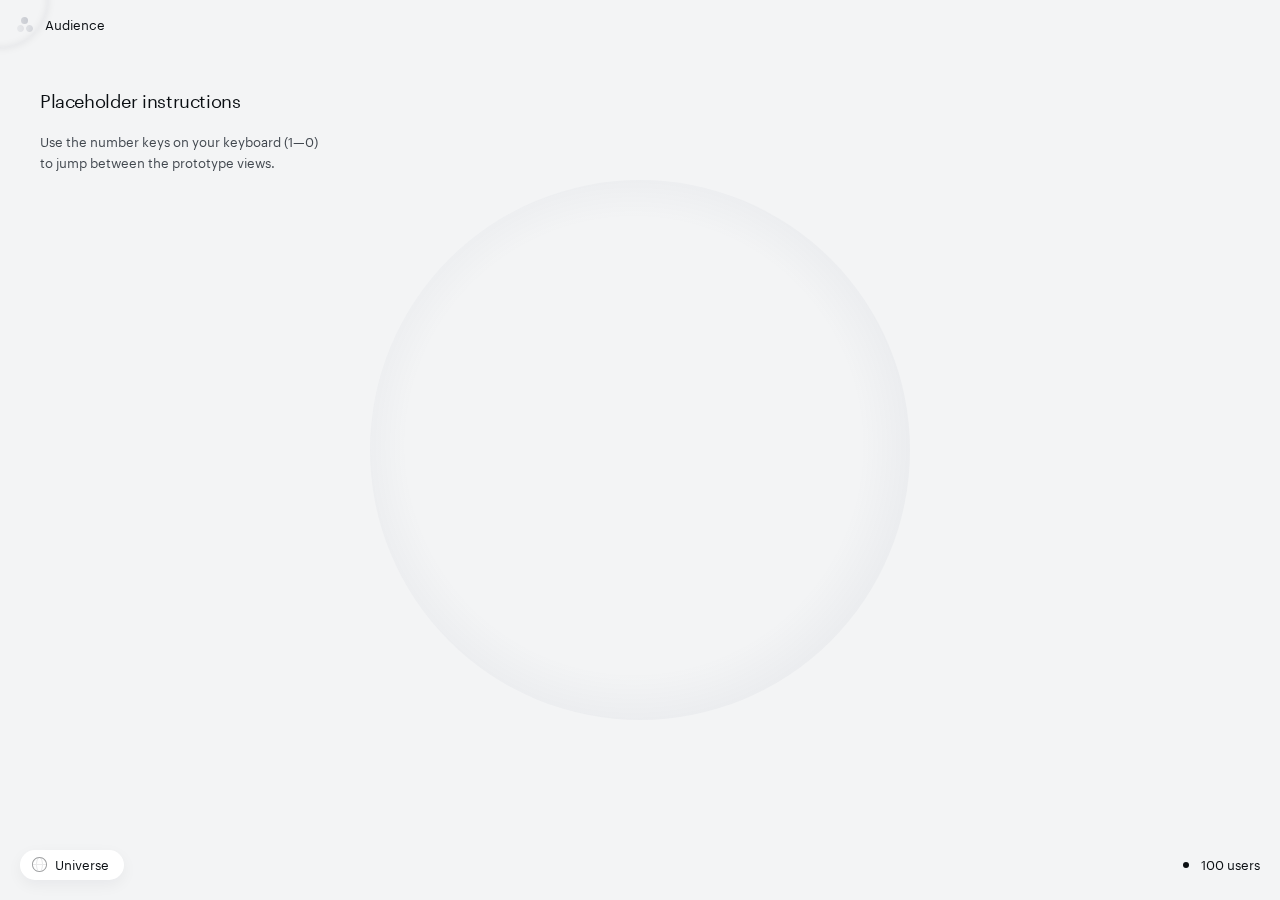
<file: audience/index.html>
<!DOCTYPE html>
<html>
  <head>
    <title>Piano Audience</title>
    
    <script type="module" crossorigin src="./assets/index-4a47ef17.js"></script>
    <link rel="stylesheet" href="./assets/index-00441901.css">
  </head>
  <body>
    <div id="audience">
      <div id="interface">
      </div>
    </div>
  </body>
</html>
</file>
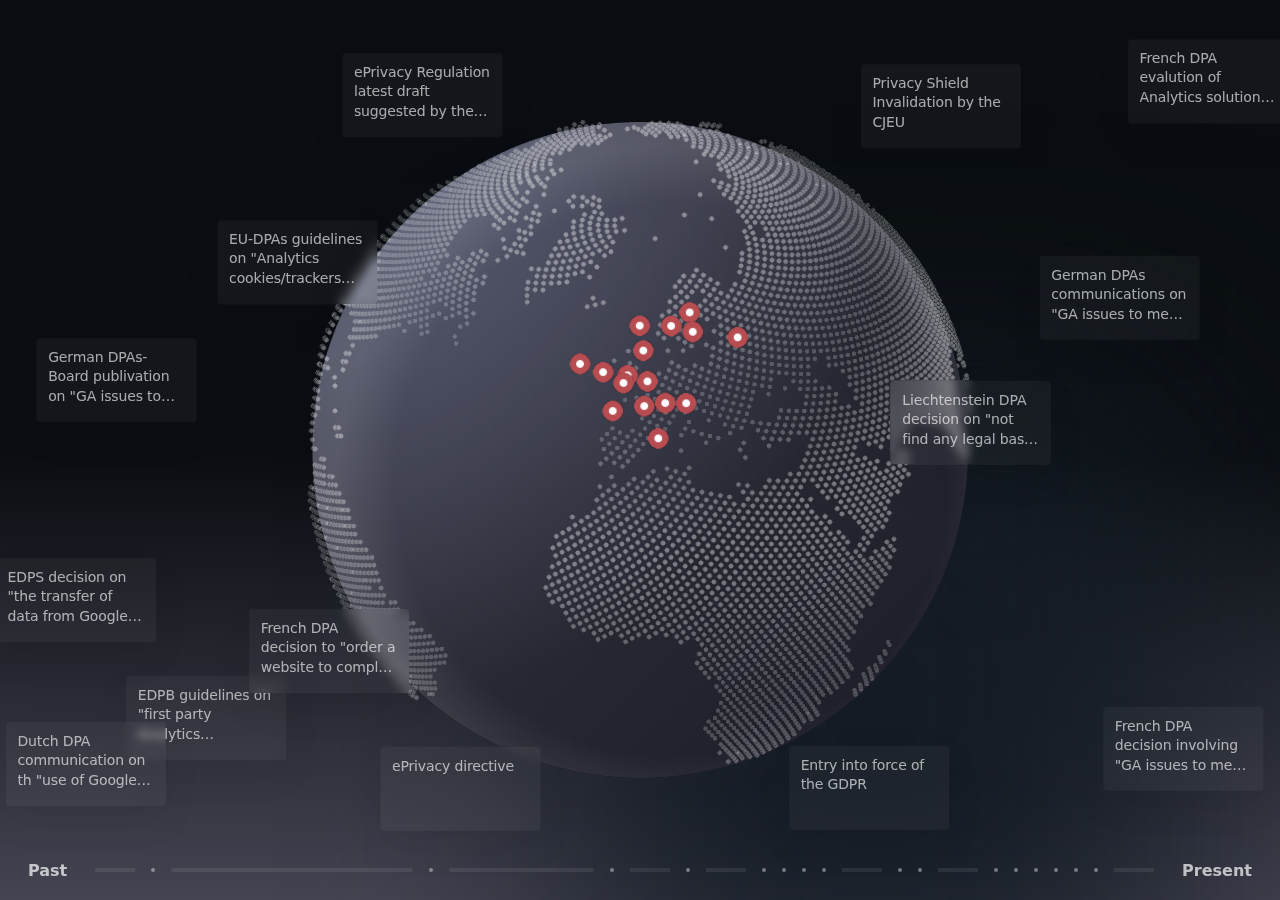
<file: pavsga/index.html>
<!DOCTYPE html>
<html>
  <head>
    <title>Piano Analytics | PA vs GA</title>
    
    <script type="module" crossorigin src="./assets/index-08bbed03.js"></script>
    <link rel="stylesheet" href="./assets/index-25cf9acd.css">
  </head>
  <body>
    <div id="hero">
      <div id="timeline"><div id="start" class="ends">Past</div><div class="center"><div id="timebar"></div></div><div id="end" class="ends">Present</div></div>
      <div id="cards"></div>
      <div id="globe-shadow"></div>
    </div>
  </body>
</html>
</file>
<file: audience/assets/index-00441901.css>
*{box-sizing:border-box;display:inline;appearance:none;font:inherit;border:none;border-radius:0;margin:0;padding:0;color:inherit;background:none;list-style:none;text-align:inherit;user-select:inherit}@font-face{font-family:Graphik;src:url(./Graphik-Regular-Web-86b3b1f8.eot);src:url(./Graphik-Regular-Web-86b3b1f8.eot) format("embedded-opentype"),url(./Graphik-Regular-Web-7a989210.woff2) format("woff2"),url(./Graphik-Regular-Web-255ad840.woff) format("font-woff");font-weight:400;font-style:normal}html,body{height:100%;width:100%;margin:0;padding:0}body{font-family:Graphik,system-ui,-apple-system,BlinkMacSystemFont,Segoe UI,Roboto,Ubuntu,Helvetica Neue,sans-serif;font-size:13px;color:#0a0e12}body.particle-hover #hero{cursor:pointer}#audience{display:block;position:absolute;left:0;top:0;width:100%;height:100%;min-height:400px;overflow:hidden;background:#F3F4F5;user-select:none}#audience #cursor{display:block;position:fixed;z-index:999;width:96px;height:96px;transform:translate(-50%,-50%);border-radius:200px;pointer-events:none;transition:box-shadow .8s ease}#audience #cursor.halo{box-shadow:0 0 8px #141b2414,inset 0 0 8px #141b2414}#audience #cursor .data{font-size:13px;color:#0a0e12;padding:4px;backdrop-filter:blur(2px);position:absolute;left:50%;top:50%;transform:translate(4px,2px);transition:opacity .4s ease;opacity:0;white-space:nowrap}#audience #cursor .data.show{opacity:1}#audience canvas,#audience .label-renderer{display:block;position:absolute;left:50%;top:50%;transform:translate(-50%,-50%)}#audience .label-renderer{z-index:2;pointer-events:none}#audience canvas{z-index:0}#audience #three,#audience #three.crosshair{cursor:crosshair}#audience #interface{display:block;position:absolute;left:0;top:0;width:100%;height:100%;overflow:hidden;user-select:none;z-index:1;pointer-events:none}#audience #sidebar{position:absolute;padding:40px;width:360px;top:50px;bottom:0px}#audience #sidebar .title{font-size:18px;letter-spacing:-.4px;display:block;margin-bottom:20px}#audience #sidebar .summary{display:block;line-height:21px;color:#141b24cc}#audience .nav-item{position:absolute;height:30px;line-height:31px;top:0px;background-repeat:no-repeat;background-size:20px 20px;background-position:0px 5px;top:10px}#audience #feature-name{background-image:url("./20 - Orchestra-2ca87322.svg");padding-left:30px;left:15px}#audience .btn{pointer-events:all;display:block;height:30px;line-height:31px;background:#ffffff;border-radius:15px;font-size:13px;padding:5px;box-shadow:0 5px 15px #141b240d;cursor:pointer;transition:box-shadow .2s ease}#audience .btn:hover{box-shadow:20px 20px 40px #141b241a}#audience .btn:hover .icon{opacity:1}#audience .btn .icon{width:20px;height:20px;display:block;opacity:.4;transition:opacity .4s ease}#audience .toggle{pointer-events:all;display:inline-block;z-index:1;width:30px;height:30px;padding:5px;cursor:pointer;margin-bottom:10px}#audience .toggle:last-child{margin-bottom:0}#audience .toggle:hover .icon{opacity:1}#audience .toggle.selected{cursor:default}#audience .toggle.selected .icon{opacity:1}#audience .toggle .icon{width:20px;height:20px;display:block;opacity:.4;transition:opacity .4s ease}#audience .pill{height:30px;line-height:31px;background:#ffffff;border-radius:15px;font-size:13px;padding:0 15px;box-shadow:0 5px 15px #141b240d;cursor:pointer;transition:box-shadow .2s ease}#audience .pill:hover{box-shadow:20px 20px 40px #141b241a}#audience #control-mode{width:30px;height:auto;position:absolute;right:20px;top:50%;transform:translateY(-50%)}#audience #control-mode #selector{display:block;position:absolute;left:0px;top:0px;z-index:-1;width:30px;height:30px;cursor:pointer;transition:box-shadow .2s ease;background:#ffffff;box-shadow:0 5px 15px #141b240d;transition:top .4s cubic-bezier(.8,0,.2,1)}#audience #control-mode #toggle-interact .icon{background-image:url("./20 - Interact-12fb54c0.svg")}#audience #control-mode #toggle-select .icon{background-image:url("./20 - Select-2c9945bd.svg")}#audience #legend{height:30px;line-height:31px;position:absolute;right:20px;bottom:20px;background-image:url("./20 - Particle-a24245de.svg");background-repeat:no-repeat;background-size:20px 20px;background-position:0px 5px;padding-left:25px}#audience #chart-selector{position:absolute;left:20px;bottom:20px;background-image:url("./20 - Globe-881e0aab.svg");background-repeat:no-repeat;background-size:20px 20px;background-position:10px 5px;padding-left:35px}#audience #orb{position:absolute;pointer-events:none;opacity:0;width:60vh;height:60vh;top:50%;left:50%;border-radius:1800px;transform:translate(-50%,-50%);transition:width .8s cubic-bezier(.8,0,.2,1),height .8s cubic-bezier(.8,0,.2,1),opacity .8s cubic-bezier(.8,0,.2,1);background:radial-gradient(50.81% 50.81% at 48.87% 49.19%,rgba(31,51,227,0) 3.07%,rgba(62,76,112,0) 82.81%,rgba(62,76,112,.04) 100%)}#audience #chart-magnet{pointer-events:none;width:77vh;height:77vh;position:absolute;left:50%;top:50%;transform:translate(-50%,-50%);transition:transform .8s cubic-bezier(.8,0,.2,1),opacity .8s ease;opacity:0}#audience #chart-magnet .ring{position:absolute;width:25%;height:25%;top:50%;left:50%;border:1px solid rgba(20,27,36,.1);border-radius:200px;transform:translate(-50%,-50%) scale(.8);transition:transform .8s cubic-bezier(.8,0,.2,1)}#audience #chart-magnet .marker{position:absolute;width:100%;height:100%;top:50%;left:50%;border:1px solid rgba(20,27,36,.1);border-radius:2000px;transform:translate(-50%,-50%) scale(.8);transition:transform .8s cubic-bezier(.8,0,.2,1)}#audience #chart-magnet .axis{position:absolute;width:100%;top:50%;left:0px;transform:translateY(-50%) rotate(0)}#audience #chart-magnet .axis .line{position:absolute;right:0px;width:37.55%;top:50%;transform:translateY(-50%);height:1px;background:rgba(20,27,36,.1)}#audience #chart-magnet .axis .max{position:absolute;right:37.5%;top:50%;transform:translate(-15px,-50%);text-align:right}#audience #chart-magnet .axis .min{position:absolute;right:-20px;top:50%;transform:translateY(-50%);text-align:left}#audience #chart-magnet .axis.flipped .max{transform:translate(-20px,-50%) scale(-1)}#audience #chart-magnet .axis.flipped .min{transform:translateY(-50%) scale(-1)}#audience #chart-magnet .axis.flipped .mid{transform:translate(50%,-50%) scale(-1)}#audience #chart-magnet #magnet{pointer-events:all;position:absolute;width:100px;height:100px;top:50%;right:-300px;border-radius:200px;transform:translate(-50%,-50%) scale(.8);transition:transform .8s cubic-bezier(.8,0,.2,1),box-shadow .6s ease;background:#F3F4F5;box-shadow:0 20px 60px #141b2426}#audience #chart-magnet #magnet .label{position:absolute;left:50%;top:50%;transform:translate(-50%,-50%);text-align:center;line-height:18px}#audience #chart-scatterplot{pointer-events:none;width:77vh;height:77vh;display:flex;justify-content:center;align-items:center;position:absolute;left:50%;top:50%;transform:translate(-50%,-50%);transition:transform .8s cubic-bezier(.8,0,.2,1),opacity .8s ease;border:1px solid rgba(20,27,36,.1);opacity:0}#audience #chart-scatterplot .axis{position:absolute;left:0px;display:flex;align-items:center}#audience #chart-scatterplot .tick{flex-grow:0;height:1px;width:1px;overflow:visible;display:flex;align-items:center;justify-content:center}#audience #chart-scatterplot .tick .value{top:0px;white-space:nowrap;overflow:visible;position:absolute}#audience #chart-scatterplot .tick .metric{position:absolute;top:10px;right:0;white-space:nowrap;overflow:visible}#audience #chart-scatterplot #x{width:100%;height:0px;bottom:-10px;flex-direction:row}#audience #chart-scatterplot #x .tick:last-child .metric,#audience #chart-scatterplot #x .tick:last-child .value{right:0px}#audience #chart-scatterplot #x .tick:last-child .metric{top:15px}#audience #chart-scatterplot #y{width:0px;left:-15px;height:100%;flex-direction:column-reverse}#audience #chart-scatterplot #y .tick{transform:translate(-50%)}#audience #chart-scatterplot #y .tick .value{transform:translateY(-50%);right:0}#audience #chart-scatterplot .line-x,#audience #chart-scatterplot .line-y{position:absolute;background:rgba(20,27,36,.1)}#audience #chart-scatterplot .line-x.instant,#audience #chart-scatterplot .line-y.instant{transition:left 0s,top 0s}#audience #chart-scatterplot .line-x{height:1px;width:100%;top:50%}#audience #chart-scatterplot .line-y{width:1px;height:100%;left:50%}#audience #chart-scatterplot .space{flex-grow:1;display:flex}#audience .selection-box{position:absolute;border:1px solid rgba(50,92,164,.8);background-color:#325ca403;z-index:2;box-shadow:4px 4px 4px #325ca440;border-radius:2px}#audience .selection-box .close-btn{position:absolute;right:-15px;top:-15px}#audience .selection-box .close-btn .icon{background-image:url("./20 - X-682791dc.svg")}#audience.chart-sphere #orb{width:60vh;height:60vh;opacity:1}#audience.dragging *{cursor:grabbing}#audience.chart-scatterplot #chart-scatterplot,#audience.chart-magnet #chart-magnet{opacity:1}#audience.chart-magnet #chart-magnet .ring,#audience.chart-magnet #chart-magnet .marker{transform:translate(-50%,-50%) scale(1)}#audience.chart-magnet #chart-magnet #magnet{transform:translate(-50%,-50%) scale(1);cursor:pointer}#audience.chart-magnet #chart-magnet #magnet:hover{box-shadow:0 40px 60px #141b2440}#audience.chart-magnet #orb{width:76vh;height:76vh;opacity:1}#audience.chart-globe #orb{width:75vh;height:75vh;opacity:1}#audience.chart-starfield #orb{opacity:0}#audience.locked #interface,#audience.locked #magnet{pointer-events:none;cursor:default}#audience .particle-label{display:flex;flex-direction:row;justify-content:center;align-items:center;text-align:center;padding:4px 6px;background:#FFFFFF;border-radius:2px;opacity:0;transition:opacity .4s ease;font-weight:600}#audience .particle-label.show{opacity:1}
</file>
<file: pavsga/assets/index-25cf9acd.css>
*{box-sizing:border-box;display:inline;appearance:none;font:inherit;border:none;border-radius:0;margin:0;padding:0;color:inherit;background:none;list-style:none;text-align:inherit;user-select:inherit}html,body{height:100%;width:100%;margin:0;padding:0}body{font-family:system-ui,-apple-system,BlinkMacSystemFont,Segoe UI,Roboto,Ubuntu,Helvetica Neue,sans-serif}#hero{display:block;position:absolute;left:0;top:0;width:100%;height:100%;overflow:hidden;background:linear-gradient(to bottom,#0a0e12 0%,#0a0e12 50%,#0a0e12 51%,#444452 100%);user-select:none}#hero canvas,#hero .label-renderer{position:absolute;left:50%;top:50%;transform:translate(-50%,-50%)}#hero .label-renderer{z-index:2}#hero #cards{display:block;position:absolute;left:0;top:0;width:100%;height:100%;overflow:hidden;z-index:3}#hero .card{display:block;position:absolute;left:50%;top:50%;width:1px;height:1px;z-index:0;transition:transform .6s ease-out}#hero .card.top{z-index:1}#hero .card.ready .card-block{opacity:1;cursor:pointer}#hero .card.ready .card-block:hover{background:rgba(255,255,255,.08);box-shadow:0 15px 40px #0a0e1299;transform:translate(-50%,-50%) scale(1.2)}#hero .card.ready .card-block:hover .card-content{opacity:1}#hero .card.ghosted .card-block{opacity:.2;cursor:default;pointer-events:none}#hero .card.selected .card-content{opacity:1}#hero .card.selected .card-block{padding:20px 24px;width:480px;max-height:340px;opacity:1;cursor:default;pointer-events:all;backdrop-filter:blur(40px);-webkit-backdrop-filter:blur(40px);background:rgba(255,255,255,.08);box-shadow:20px 20px 40px #0a0e1299;transform:translate(-50%,-50%) scale(1)}#hero .card.selected .card-block:hover{transform:translate(-50%,-50%) scale(1)}#hero .card.selected .card-block .close{opacity:.6;cursor:pointer;pointer-events:all}#hero .card.selected .card-block .close:hover{opacity:1}#hero .card.selected .card-headline{padding-right:48px;font-size:18px;margin-bottom:12px;opacity:1}#hero .card.selected .card-body{opacity:1;visibility:visible}#hero .card.transitioning .card-block:hover{transform:translate(-50%,-50%) scale(1)}#hero .card.transitioning .card-headline{opacity:0}#hero .card.transitioning .card-body{opacity:0;visibility:visible}#hero .card.transitioning.out .card-headline{transition-delay:.2s}#hero .card.transitioning.out .card-body{transition-delay:0s}#hero .card-content{transition:opacity .4s ease;opacity:.8}#hero .card-block{display:block;position:absolute;left:50%;top:50%;width:160px;height:auto;max-height:84px;overflow:hidden;background:rgba(255,255,255,.04);box-shadow:0 15px 40px #0a0e120f;backdrop-filter:blur(4px);-webkit-backdrop-filter:blur(4px);border-radius:4px;padding:10px 12px;opacity:0;transition:background .4s ease,transform .2s ease-in-out,opacity .6s ease,width .4s ease,max-height .4s ease,padding .4s ease;transform:translate(-50%,-50%) scale(1);user-select:none;box-sizing:border-box}#hero .card-block .close{width:40px;height:40px;position:absolute;display:block;right:0;top:0;opacity:0;pointer-events:none}#hero .card-headline,#hero .card-body{transition:opacity .2s ease}#hero .card-headline{display:-webkit-box;-webkit-line-clamp:3;-webkit-box-orient:vertical;overflow:hidden;font-style:normal;font-weight:400;font-size:14px;line-height:140%;letter-spacing:-.01em;color:#fff;opacity:.8}#hero .card-body{display:block;color:#fffc;font-style:normal;font-weight:400;font-size:14px;line-height:140%;letter-spacing:-.01em;transition-delay:.2s;opacity:0;visibility:hidden}#globe-shadow{position:absolute;width:600px;height:600px;left:45%;top:45%;background:rgb(20,27,36);filter:blur(126px);z-index:0}.active-marker{display:flex;flex-direction:row;justify-content:center;align-items:center;text-align:center;padding:4px 6px;background:#FFFFFF;border-radius:2px;opacity:0;transition:opacity .4s ease;font-weight:600}.active-marker.show{opacity:1}canvas{display:block;z-index:1}#timeline{width:100%;height:60px;position:absolute;left:0;bottom:0;z-index:4;box-sizing:border-box;display:flex;flex-wrap:wrap;justify-content:space-between;align-items:center}#timeline .ends{color:#fff;display:flex;width:fit-content;height:100%;padding-left:28px;padding-right:28px;align-items:center;font-weight:600;opacity:.7}#timeline .center{flex:1 1 auto;height:100%;padding-top:28px;padding-bottom:28px}#timebar{display:flex;flex-wrap:wrap;justify-content:space-between;align-items:center;width:100%;max-width:100%;box-sizing:border-box;height:4px}.fixed-column,.node-column,.fluid-column{height:100%}.fixed-column{flex:0 0 40px;background:rgba(255,255,255,.08)}.node-column{flex:0 0 auto;display:flex;align-items:center}.fluid-column{flex:1 1 auto;background:rgba(255,255,255,.08);border-radius:8px}.fluid-column.start{border-radius:8px 0 0 8px}.fluid-column.end{border-radius:0 8px 8px 0}.fluid-column.middle{border-radius:0}.time-node{display:inline-block;position:relative;width:4px;height:4px;border-radius:8px;margin:0 8px}.time-node:first-child{margin-left:16px}.time-node:last-child{margin-right:16px}.time-node .white,.time-node .red{position:absolute;top:50%;left:50%;transform:translate(-50%,-50%);border-radius:100px}.time-node .white{background:#fff;width:4px;height:4px;z-index:1;opacity:.4}.time-node .red{background:#B74C51;width:4px;height:4px;z-index:0;opacity:0;transition:opacity .4s ease-out,width .2s ease-out,height .2s ease-out}.time-node .label{display:-webkit-box;-webkit-line-clamp:1;-webkit-box-orient:vertical;overflow:hidden;position:absolute;text-align:center;width:200px;top:-25px;left:50%;transform:translate(-50%,-50%);color:#fff;opacity:0;transition:opacity .4s ease-out,top .2s ease-out;font-weight:600}.time-node.active .red,.time-node.active .white,.time-node.active .label{opacity:1}.time-node.active .label{top:-30px}.time-node.active .red{width:20px;height:20px}
</file>
